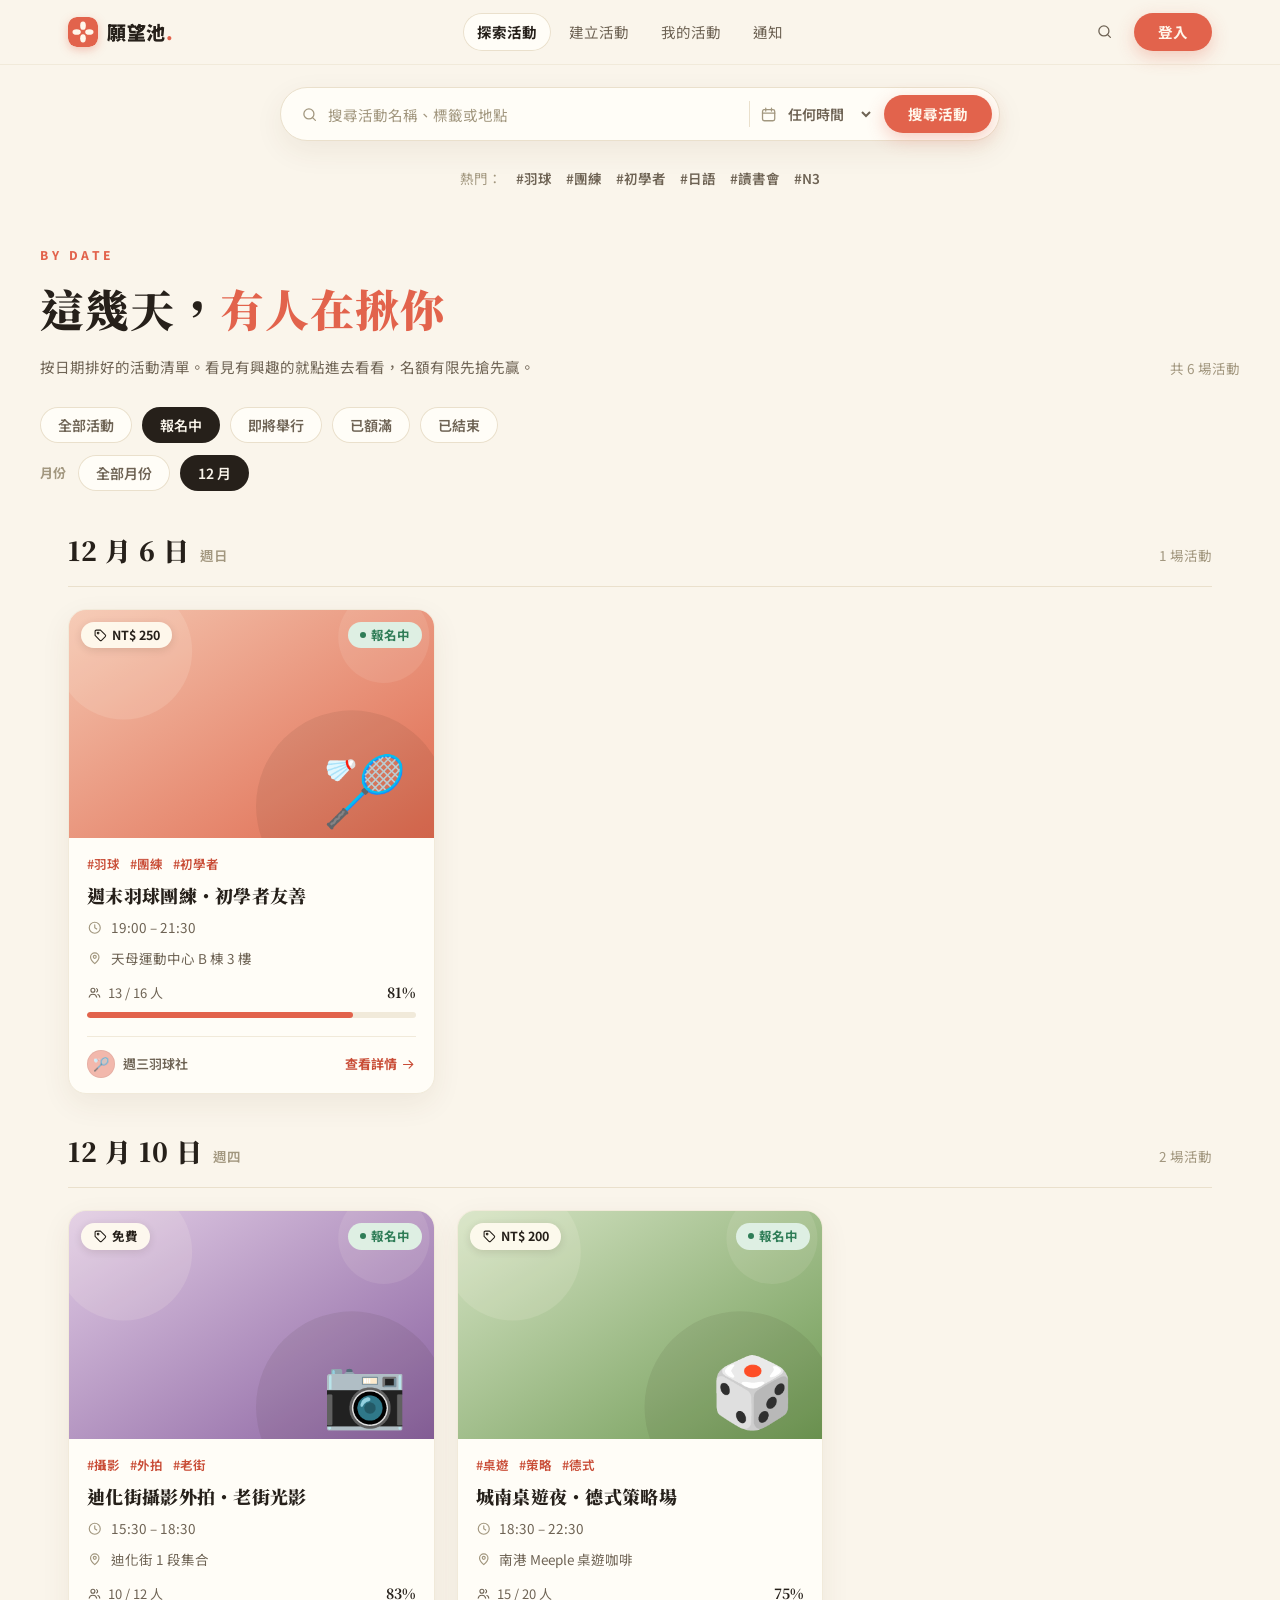
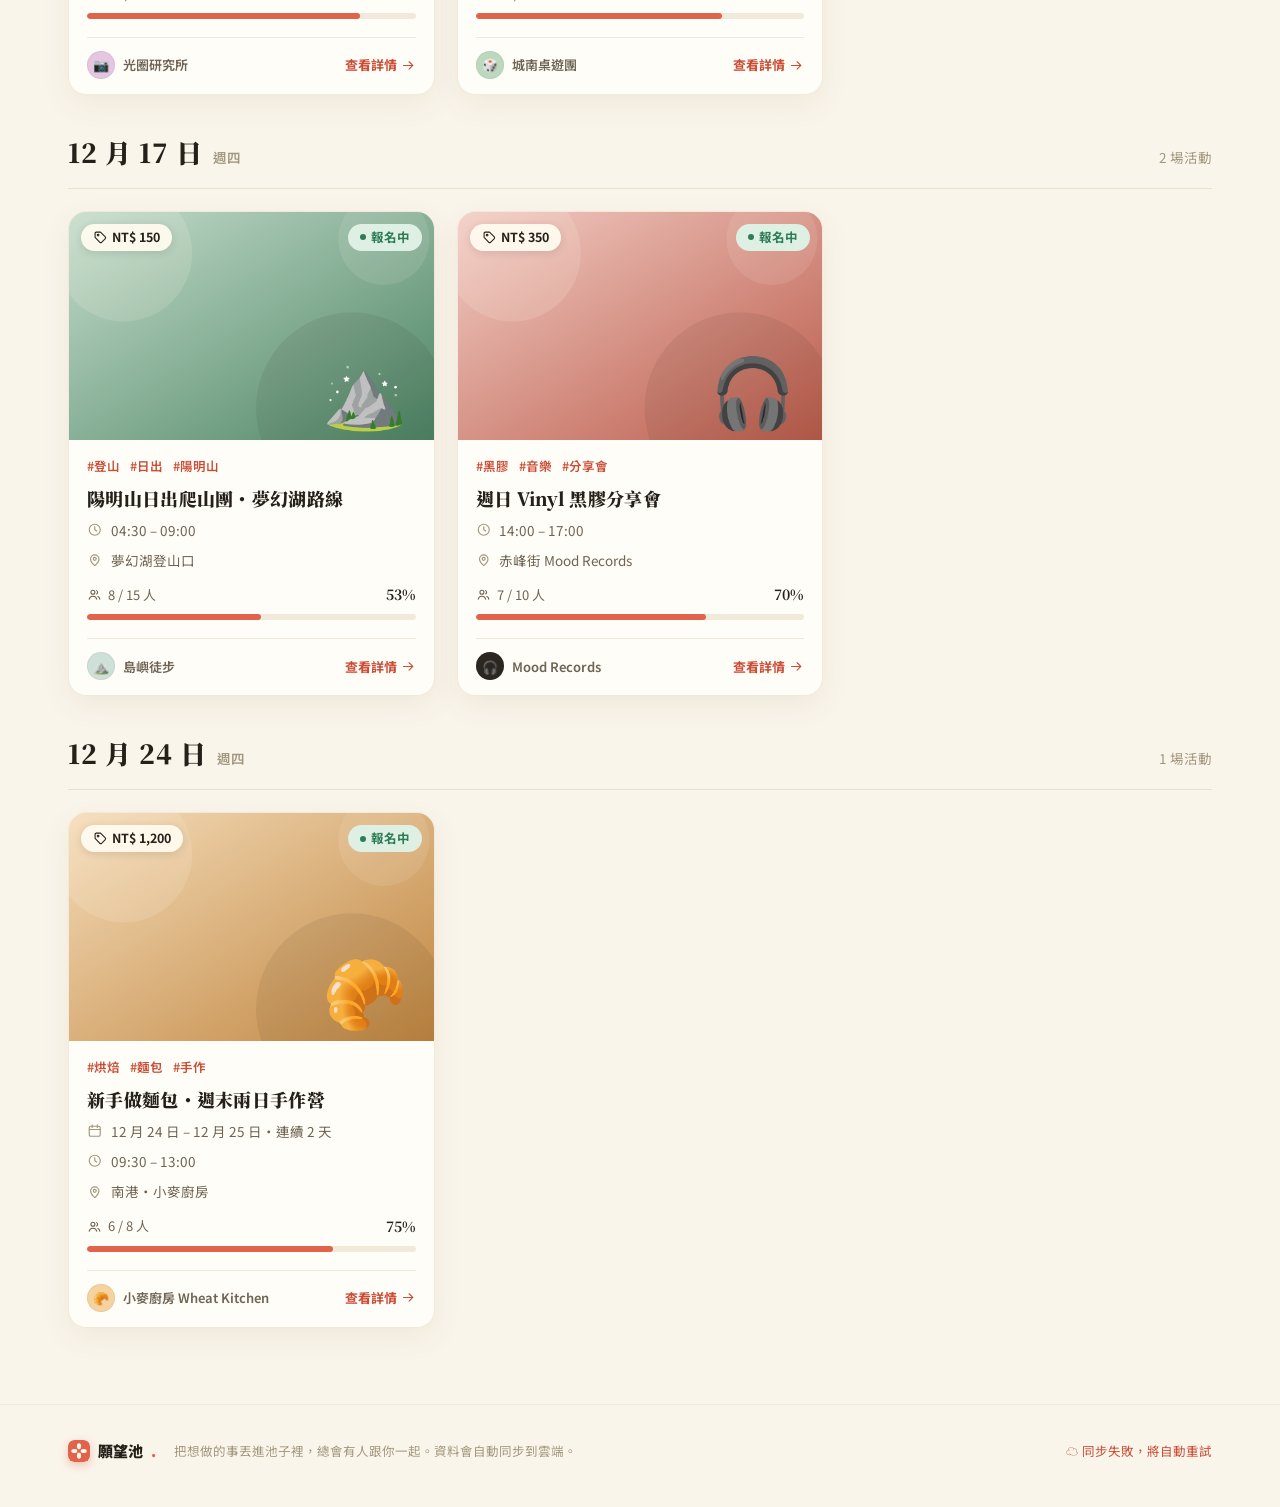
<file: index.html>
<!DOCTYPE html>
<html lang="zh-Hant">
<head>
<meta charset="UTF-8">
<meta name="viewport" content="width=device-width, initial-scale=1">
<title>願望池・探索活動</title>
<meta name="description" content="願望池活動報名平台——瀏覽、報名、揪團一次搞定">
<link rel="icon" href="data:image/svg+xml,%3Csvg xmlns='http://www.w3.org/2000/svg' viewBox='0 0 36 36'%3E%3Crect width='36' height='36' rx='10' fill='%23E2634C'/%3E%3Cg fill='%23FFF6EA'%3E%3Cellipse cx='18' cy='10.4' rx='3.4' ry='5'/%3E%3Cellipse cx='18' cy='25.6' rx='3.4' ry='5'/%3E%3Cellipse cx='10.4' cy='18' rx='5' ry='3.4'/%3E%3Cellipse cx='25.6' cy='18' rx='5' ry='3.4'/%3E%3Ccircle cx='18' cy='18' r='2.4' fill='%23E2634C'/%3E%3C/g%3E%3C/svg%3E">
<link rel="preconnect" href="https://fonts.googleapis.com">
<link rel="preconnect" href="https://fonts.gstatic.com" crossorigin>
<link href="https://fonts.googleapis.com/css2?family=Noto+Sans+TC:wght@400;500;600;700;900&family=Noto+Serif+TC:wght@600;700;900&display=swap" rel="stylesheet">
<link rel="stylesheet" href="css/style.css">
</head>
<body>

<header id="site-head" class="site-head"></header>

<main>
  <section class="search-zone container" id="search">
    <div class="searchbar">
      <div class="s-input" id="s-kw-wrap"><span class="s-ic"></span>
        <input id="s-kw" type="search" placeholder="搜尋活動名稱、標籤或地點" autocomplete="off">
      </div>
      <div class="s-div"></div>
      <div class="s-when"><span class="s-cal"></span>
        <select id="s-when" aria-label="時間篩選">
          <option value="">任何時間</option>
          <option value="today">今天</option>
          <option value="7d">未來 7 天</option>
          <option value="30d">未來 30 天</option>
          <option value="pick">選擇日期…</option>
        </select>
        <input id="s-date" type="date" hidden aria-label="選擇日期">
      </div>
      <button class="btn btn-primary btn-round" id="s-go">搜尋活動</button>
    </div>
    <div class="hot-tags" id="hot-tags"></div>
  </section>

  <section class="hero-head container">
    <span class="eyebrow">By Date</span>
    <h1>這幾天，<em>有人在揪你</em></h1>
    <div class="hero-row">
      <p class="hero-sub">按日期排好的活動清單。看見有興趣的就點進去看看，名額有限先搶先贏。</p>
      <span class="hero-count" id="result-count"></span>
    </div>
  </section>

  <section class="filter-zone container">
    <div class="chip-row" id="status-chips"></div>
    <div class="chip-row month-row" id="month-chips" role="group" aria-label="查詢月份"></div>
  </section>

  <section class="container" id="event-groups"></section>
</main>

<footer id="site-foot" class="site-foot"></footer>

<script src="js/store.js"></script>
<script src="js/app.js"></script>
<script src="js/index.js"></script>
</body>
</html>
</file>
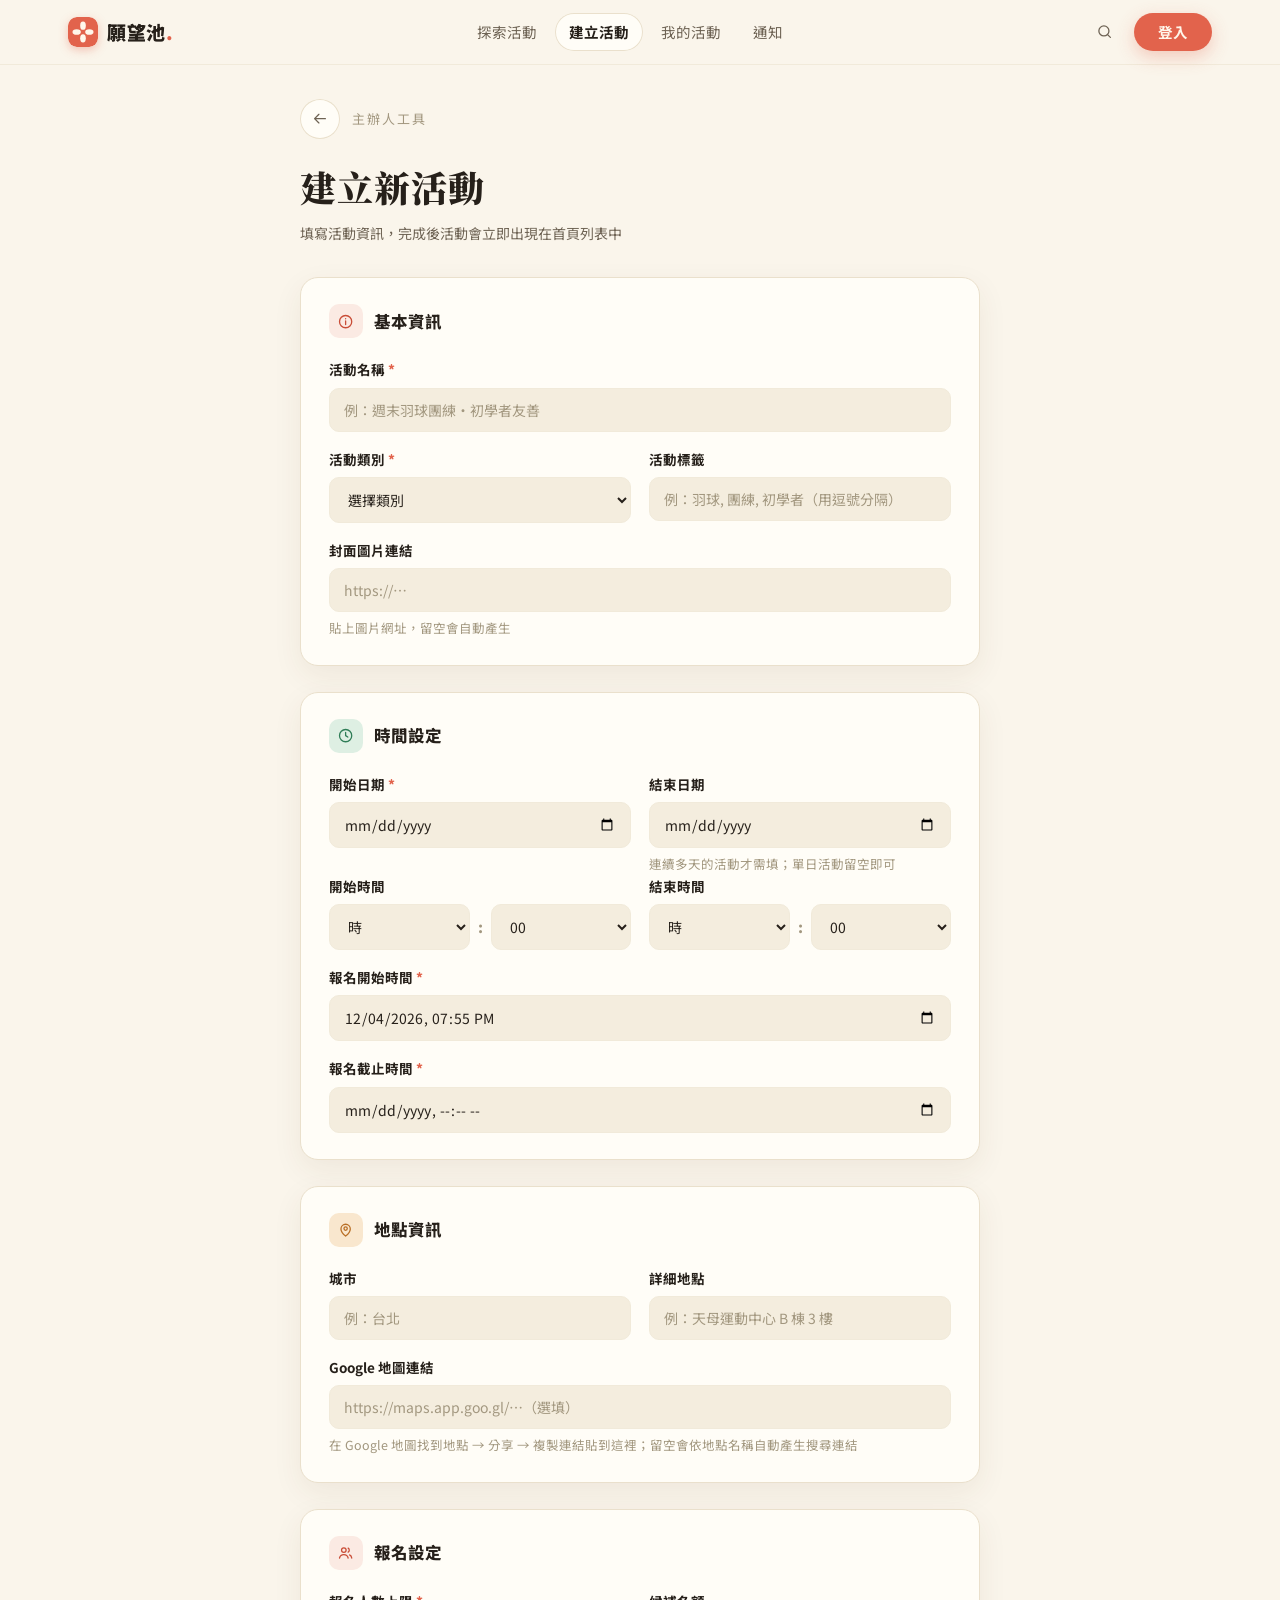
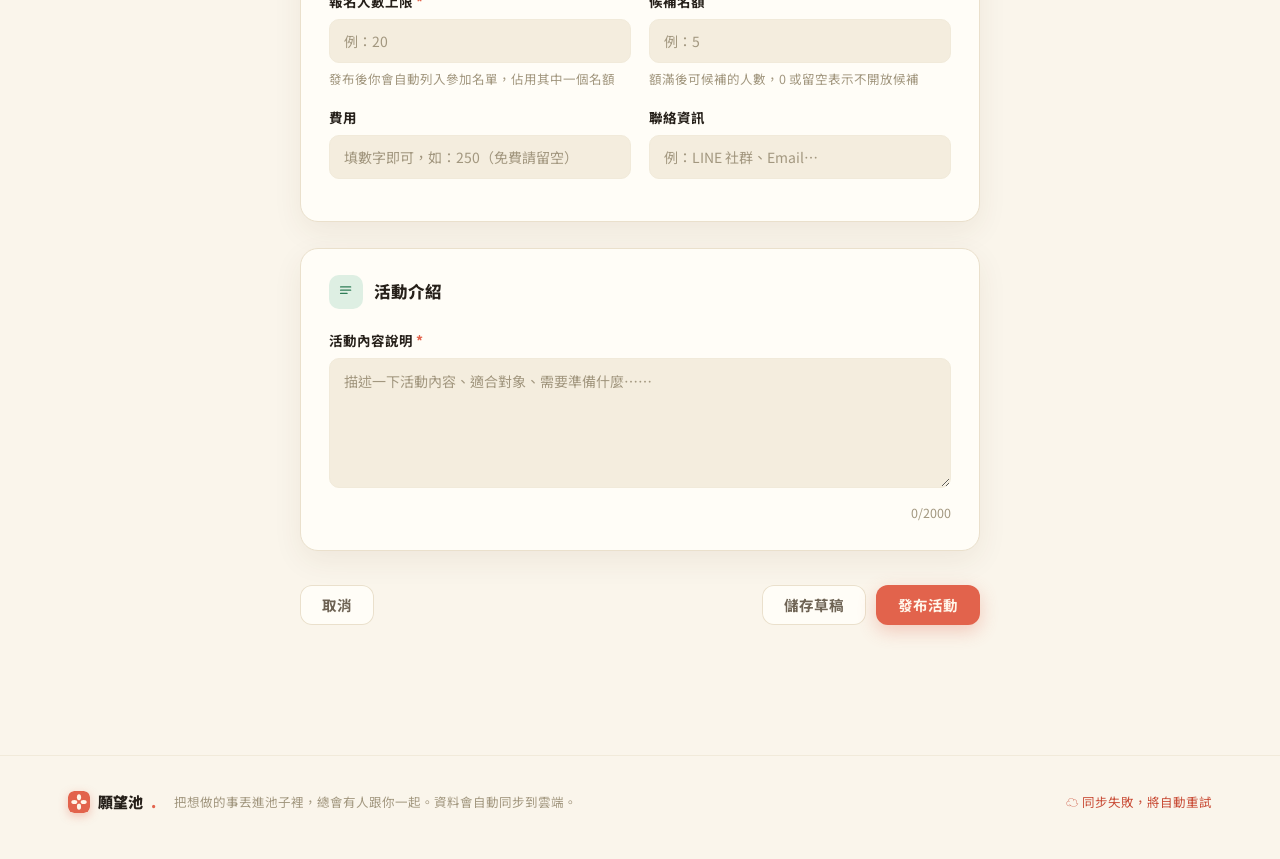
<file: create.html>
<!DOCTYPE html>
<html lang="zh-Hant">
<head>
<meta charset="UTF-8">
<meta name="viewport" content="width=device-width, initial-scale=1">
<title>願望池・建立活動</title>
<meta name="description" content="願望池活動報名平台——建立與編輯你的活動">
<link rel="icon" href="data:image/svg+xml,%3Csvg xmlns='http://www.w3.org/2000/svg' viewBox='0 0 36 36'%3E%3Crect width='36' height='36' rx='10' fill='%23E2634C'/%3E%3Cg fill='%23FFF6EA'%3E%3Cellipse cx='18' cy='10.4' rx='3.4' ry='5'/%3E%3Cellipse cx='18' cy='25.6' rx='3.4' ry='5'/%3E%3Cellipse cx='10.4' cy='18' rx='5' ry='3.4'/%3E%3Cellipse cx='25.6' cy='18' rx='5' ry='3.4'/%3E%3Ccircle cx='18' cy='18' r='2.4' fill='%23E2634C'/%3E%3C/g%3E%3C/svg%3E">
<link rel="preconnect" href="https://fonts.googleapis.com">
<link rel="preconnect" href="https://fonts.gstatic.com" crossorigin>
<link href="https://fonts.googleapis.com/css2?family=Noto+Sans+TC:wght@400;500;600;700;900&family=Noto+Serif+TC:wght@600;700;900&display=swap" rel="stylesheet">
<link rel="stylesheet" href="css/style.css">
<style>
/* ===== 建立／編輯活動 頁面專屬樣式 ===== */
.page-head-col { max-width: 680px; margin: 0 auto; }
#ev-form select { cursor: pointer; }
.desc-foot { display: flex; justify-content: flex-end; margin-top: 8px; }
.form-col .empty {
  margin-top: 26px; padding: 70px 20px;
  background: var(--card); border: 1px solid var(--line);
  border-radius: var(--radius); box-shadow: var(--shadow);
}
/* 時間選單：時 : 分 */
.time-select { display: flex; align-items: center; gap: 8px; }
.time-select select { flex: 1 1 0; min-width: 0; }
.time-select .tp-colon { color: var(--ink-3); font-weight: 800; }
</style>
</head>
<body>

<header id="site-head" class="site-head"></header>

<main>
  <section class="page-head container">
    <div class="page-head-col">
      <div class="back-row">
        <button class="back-circle" id="back-btn" type="button" aria-label="返回上一頁"></button>
        <span class="crumb">主辦人工具</span>
      </div>
      <h1 id="page-title">建立新活動</h1>
      <p class="sub" id="page-sub">填寫活動資訊，完成後活動會立即出現在首頁列表中</p>
    </div>
  </section>

  <section class="container">
    <div class="form-col" id="form-wrap">
      <form id="ev-form" novalidate>

        <!-- 基本資訊 -->
        <section class="form-card">
          <div class="form-head"><span class="fc-ic fc-red" id="ic-basic"></span><h2>基本資訊</h2></div>
          <div class="field">
            <label for="f-title">活動名稱 <b class="req">*</b></label>
            <input id="f-title" name="title" maxlength="60" placeholder="例：週末羽球團練・初學者友善" autocomplete="off">
            <span class="err"></span>
          </div>
          <div class="grid2">
            <div class="field">
              <label for="f-category">活動類別 <b class="req">*</b></label>
              <select id="f-category" name="category">
                <option value="">選擇類別</option>
                <option>運動健身</option>
                <option>學習成長</option>
                <option>桌遊娛樂</option>
                <option>戶外踏青</option>
                <option>藝文攝影</option>
                <option>音樂表演</option>
                <option>手作烘焙</option>
                <option>科技交流</option>
                <option>美食聚會</option>
                <option>其他</option>
              </select>
              <span class="err"></span>
            </div>
            <div class="field">
              <label for="f-tags">活動標籤</label>
              <input id="f-tags" name="tags" placeholder="例：羽球, 團練, 初學者（用逗號分隔）" autocomplete="off">
            </div>
          </div>
          <div class="field">
            <label for="f-cover">封面圖片連結</label>
            <input id="f-cover" name="cover" type="url" placeholder="https://…" autocomplete="off">
            <p class="hint">貼上圖片網址，留空會自動產生</p>
          </div>
        </section>

        <!-- 時間設定 -->
        <section class="form-card">
          <div class="form-head"><span class="fc-ic fc-green" id="ic-time"></span><h2>時間設定</h2></div>
          <div class="grid2">
            <div class="field">
              <label for="f-date">開始日期 <b class="req">*</b></label>
              <input id="f-date" name="date" type="date">
              <span class="err"></span>
            </div>
            <div class="field">
              <label for="f-dateEnd">結束日期</label>
              <input id="f-dateEnd" name="dateEnd" type="date">
              <p class="hint">連續多天的活動才需填；單日活動留空即可</p>
              <span class="err"></span>
            </div>
          </div>
          <div class="grid2">
            <div class="field">
              <label for="f-start-h">開始時間</label>
              <div class="time-select" data-time="start">
                <select class="tp-h" id="f-start-h" aria-label="開始時間・小時"></select>
                <span class="tp-colon">:</span>
                <select class="tp-m" aria-label="開始時間・分鐘"></select>
              </div>
              <input id="f-start" name="start" type="hidden">
              <span class="err"></span>
            </div>
            <div class="field">
              <label for="f-end-h">結束時間</label>
              <div class="time-select" data-time="end">
                <select class="tp-h" id="f-end-h" aria-label="結束時間・小時"></select>
                <span class="tp-colon">:</span>
                <select class="tp-m" aria-label="結束時間・分鐘"></select>
              </div>
              <input id="f-end" name="end" type="hidden">
              <span class="err"></span>
            </div>
          </div>
          <div class="field">
            <label for="f-regStart">報名開始時間 <b class="req">*</b></label>
            <input id="f-regStart" name="regStart" type="datetime-local">
            <span class="err"></span>
          </div>
          <div class="field">
            <label for="f-regEnd">報名截止時間 <b class="req">*</b></label>
            <input id="f-regEnd" name="regEnd" type="datetime-local">
            <span class="err"></span>
          </div>
        </section>

        <!-- 地點資訊 -->
        <section class="form-card">
          <div class="form-head"><span class="fc-ic fc-orange" id="ic-place"></span><h2>地點資訊</h2></div>
          <div class="grid2">
            <div class="field">
              <label for="f-city">城市</label>
              <input id="f-city" name="city" maxlength="20" placeholder="例：台北" autocomplete="off">
              <span class="err"></span>
            </div>
            <div class="field">
              <label for="f-venue">詳細地點</label>
              <input id="f-venue" name="venue" maxlength="60" placeholder="例：天母運動中心 B 棟 3 樓" autocomplete="off">
              <span class="err"></span>
            </div>
          </div>
          <div class="field">
            <label for="f-mapUrl">Google 地圖連結</label>
            <input id="f-mapUrl" name="mapUrl" type="url" maxlength="300" placeholder="https://maps.app.goo.gl/…（選填）" autocomplete="off">
            <p class="hint">在 Google 地圖找到地點 → 分享 → 複製連結貼到這裡；留空會依地點名稱自動產生搜尋連結</p>
            <span class="err"></span>
          </div>
        </section>

        <!-- 報名設定 -->
        <section class="form-card">
          <div class="form-head"><span class="fc-ic fc-red" id="ic-reg"></span><h2>報名設定</h2></div>
          <div class="grid2">
            <div class="field">
              <label for="f-capacity">報名人數上限 <b class="req">*</b></label>
              <input id="f-capacity" name="capacity" type="number" min="1" step="1" placeholder="例：20">
              <p class="hint">發布後你會自動列入參加名單，佔用其中一個名額</p>
              <span class="err"></span>
            </div>
            <div class="field">
              <label for="f-waitlistCap">候補名額</label>
              <input id="f-waitlistCap" name="waitlistCap" type="number" min="0" step="1" placeholder="例：5">
              <p class="hint">額滿後可候補的人數，0 或留空表示不開放候補</p>
            </div>
          </div>
          <div class="grid2">
            <div class="field">
              <label for="f-fee">費用</label>
              <input id="f-fee" name="fee" type="number" min="0" placeholder="填數字即可，如：250（免費請留空）">
            </div>
            <div class="field">
              <label for="f-contact">聯絡資訊</label>
              <input id="f-contact" name="contact" maxlength="60" placeholder="例：LINE 社群、Email…" autocomplete="off">
            </div>
          </div>
        </section>

        <!-- 活動介紹 -->
        <section class="form-card">
          <div class="form-head"><span class="fc-ic fc-green" id="ic-desc"></span><h2>活動介紹</h2></div>
          <div class="field">
            <label for="f-desc">活動內容說明 <b class="req">*</b></label>
            <textarea id="f-desc" name="desc" maxlength="2000" placeholder="描述一下活動內容、適合對象、需要準備什麼……"></textarea>
            <span class="err"></span>
            <div class="desc-foot"><span class="char-count" id="desc-count">0/2000</span></div>
          </div>
        </section>

        <!-- 頁尾動作 -->
        <div class="form-footer">
          <button class="btn btn-light" type="button" id="cancel-btn">取消</button>
          <div class="right">
            <button class="btn btn-light" type="button" id="draft-btn">儲存草稿</button>
            <button class="btn btn-primary" type="submit" id="publish-btn">發布活動</button>
          </div>
        </div>

      </form>
    </div>
  </section>
</main>

<footer id="site-foot" class="site-foot"></footer>

<script src="js/store.js"></script>
<script src="js/app.js"></script>
<script src="js/create.js"></script>
</body>
</html>
</file>
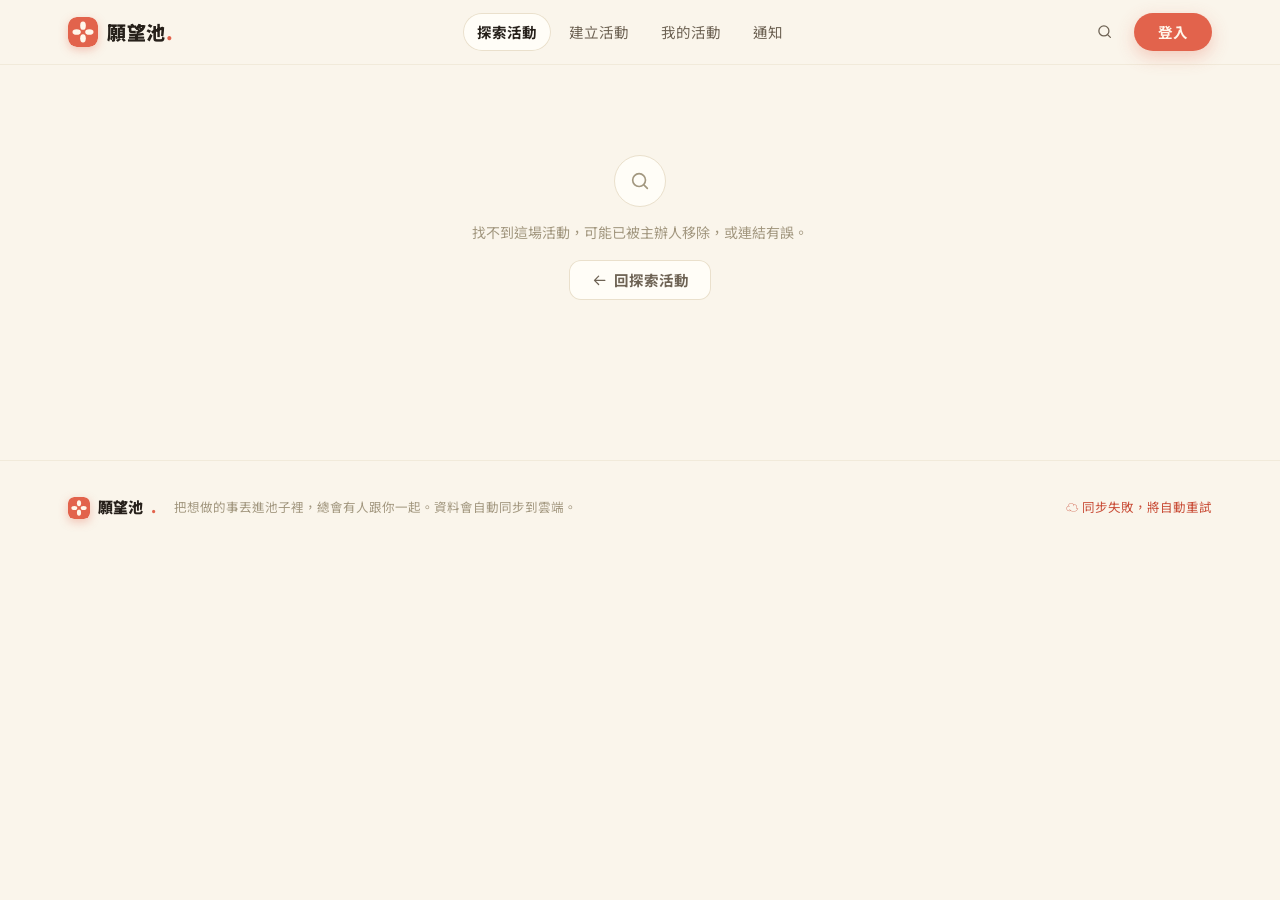
<file: event.html>
<!DOCTYPE html>
<html lang="zh-Hant">
<head>
<meta charset="UTF-8">
<meta name="viewport" content="width=device-width, initial-scale=1">
<title>願望池・活動詳情</title>
<meta name="description" content="願望池活動報名平台——活動詳情、報名與留言討論">
<link rel="icon" href="data:image/svg+xml,%3Csvg xmlns='http://www.w3.org/2000/svg' viewBox='0 0 36 36'%3E%3Crect width='36' height='36' rx='10' fill='%23E2634C'/%3E%3Cg fill='%23FFF6EA'%3E%3Cellipse cx='18' cy='10.4' rx='3.4' ry='5'/%3E%3Cellipse cx='18' cy='25.6' rx='3.4' ry='5'/%3E%3Cellipse cx='10.4' cy='18' rx='5' ry='3.4'/%3E%3Cellipse cx='25.6' cy='18' rx='5' ry='3.4'/%3E%3Ccircle cx='18' cy='18' r='2.4' fill='%23E2634C'/%3E%3C/g%3E%3C/svg%3E">
<link rel="preconnect" href="https://fonts.googleapis.com">
<link rel="preconnect" href="https://fonts.gstatic.com" crossorigin>
<link href="https://fonts.googleapis.com/css2?family=Noto+Sans+TC:wght@400;500;600;700;900&family=Noto+Serif+TC:wght@600;700;900&display=swap" rel="stylesheet">
<link rel="stylesheet" href="css/style.css">
<style>
/* ===== 活動詳情頁專屬樣式 ===== */
.user-menu[hidden] { display: none; }
.ev-notfound { padding: 90px 20px; }

/* 草稿提示列 */
.draft-bar { background: var(--orange-soft); color: var(--orange); border-bottom: 1px solid var(--line-soft); }
.draft-bar .in {
  display: flex; align-items: center; gap: 10px;
  padding-top: 10px; padding-bottom: 10px;
  font-size: 13.5px; font-weight: 600; flex-wrap: wrap;
}
.draft-bar .ic { flex: none; }
.draft-bar .btn { margin-left: auto; }
.ev-hero .status.s-draft { background: rgba(255, 251, 240, .92); color: var(--ink); box-shadow: none; }

/* 內文與須知寬度比照報名卡 */
#ev-page .rich-text, #ev-page .notice-box { max-width: 700px; }

/* 已取消提示 */
.cancel-note {
  display: flex; gap: 11px; align-items: flex-start;
  background: var(--red-soft); color: var(--red-deep);
  border-radius: var(--radius-sm); padding: 14px 18px;
}
.cancel-note .ic { margin-top: 3px; flex: none; }
.cancel-note b { display: block; font-size: 15px; }
.cancel-note p { font-size: 13px; font-weight: 400; margin-top: 1px; }

/* 留言表單（登入狀態） */
.cm-as { display: flex; align-items: center; gap: 9px; margin-bottom: 10px; font-size: 14px; }
.cm-as b { font-weight: 700; }
.cm-as span { color: var(--ink-3); font-size: 12.5px; }

/* 行內編輯留言 */
.cm-editing textarea {
  width: 100%; background: var(--bg-soft); border: 1px solid var(--line-soft);
  border-radius: 10px; padding: 10px 14px; outline: none; resize: vertical;
  min-height: 74px; font-size: 14px; margin-top: 4px; transition: .15s;
}
.cm-editing textarea:focus { border-color: var(--red); background: var(--card); }
.cm-edit-acts { display: flex; justify-content: flex-end; gap: 8px; margin-top: 8px; }
</style>
</head>
<body data-reload-on-auth="1">

<header id="site-head" class="site-head"></header>

<main id="ev-page"></main>

<footer id="site-foot" class="site-foot"></footer>

<script src="js/store.js"></script>
<script src="js/app.js"></script>
<script src="js/event.js"></script>
</body>
</html>
</file>
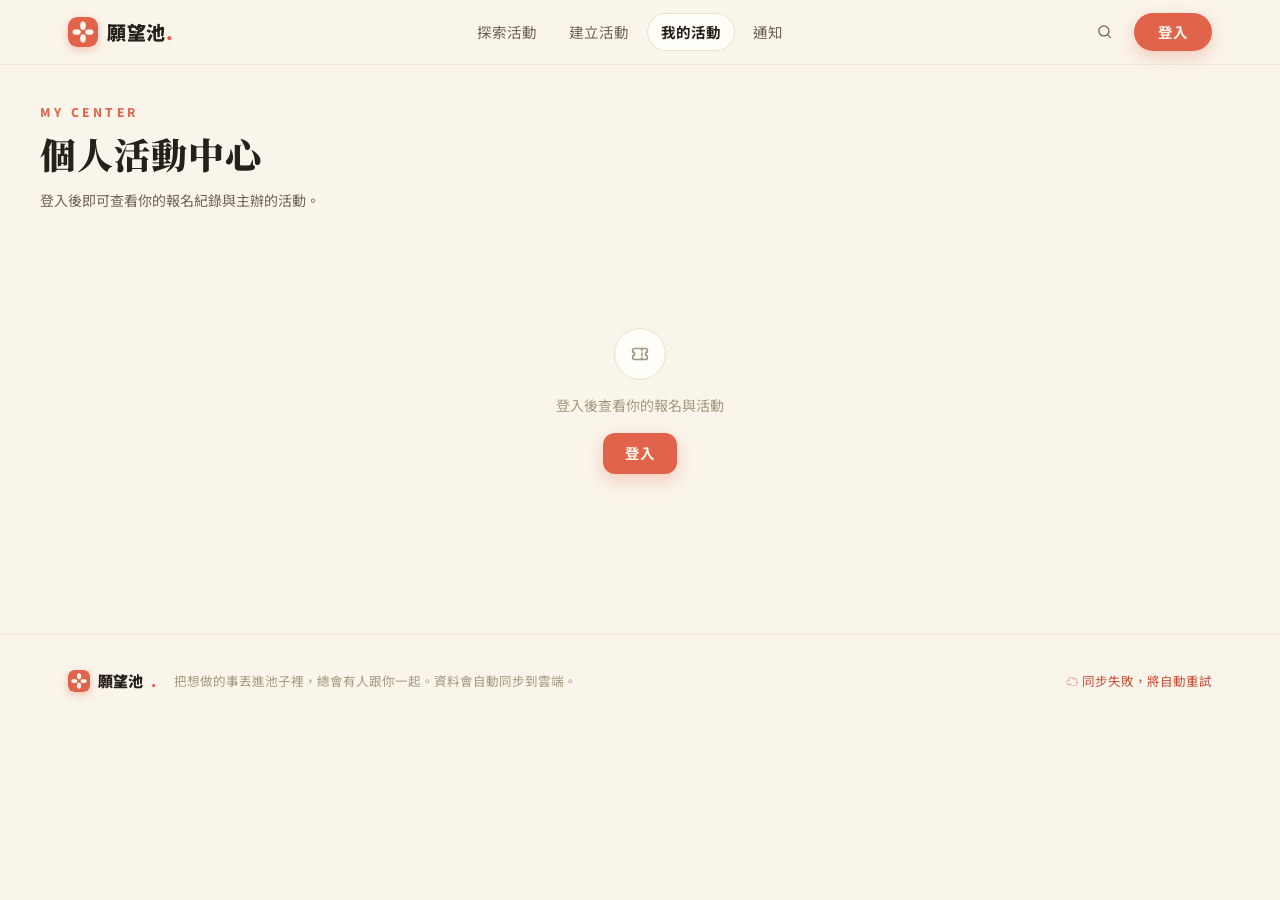
<file: my.html>
<!DOCTYPE html>
<html lang="zh-Hant">
<head>
<meta charset="UTF-8">
<meta name="viewport" content="width=device-width, initial-scale=1">
<title>願望池・個人活動中心</title>
<meta name="description" content="願望池活動報名平台——查看你的報名紀錄與主辦的活動">
<link rel="icon" href="data:image/svg+xml,%3Csvg xmlns='http://www.w3.org/2000/svg' viewBox='0 0 36 36'%3E%3Crect width='36' height='36' rx='10' fill='%23E2634C'/%3E%3Cg fill='%23FFF6EA'%3E%3Cellipse cx='18' cy='10.4' rx='3.4' ry='5'/%3E%3Cellipse cx='18' cy='25.6' rx='3.4' ry='5'/%3E%3Cellipse cx='10.4' cy='18' rx='5' ry='3.4'/%3E%3Cellipse cx='25.6' cy='18' rx='5' ry='3.4'/%3E%3Ccircle cx='18' cy='18' r='2.4' fill='%23E2634C'/%3E%3C/g%3E%3C/svg%3E">
<link rel="preconnect" href="https://fonts.googleapis.com">
<link rel="preconnect" href="https://fonts.gstatic.com" crossorigin>
<link href="https://fonts.googleapis.com/css2?family=Noto+Sans+TC:wght@400;500;600;700;900&family=Noto+Serif+TC:wght@600;700;900&display=swap" rel="stylesheet">
<link rel="stylesheet" href="css/style.css">
<style>
/* ===== 個人活動中心（頁面專屬樣式） ===== */
.user-menu[hidden] { display: none; } /* 確保 hidden 屬性優先於 .user-menu 的 display:flex */
.center-zone { padding: 20px 0 30px; }
.stat-strip[hidden], .center-tabs[hidden] { display: none; }
.center-toolbar {
  display: flex; align-items: center; justify-content: space-between;
  gap: 10px 14px; flex-wrap: wrap; max-width: 860px; margin-bottom: 18px;
}
.sub-chips { display: flex; flex-wrap: wrap; gap: 8px; }
.sub-chips .chip { padding: 6px 14px; font-size: 13px; }
.toolbar-note { color: var(--ink-3); font-size: 13px; flex: none; }
.mreg-item .thumb-wrap { flex: none; display: block; border-radius: 12px; overflow: hidden; }
.mreg-item.is-dim { opacity: .68; transition: opacity .15s; }
.mreg-item.is-dim:hover { opacity: 1; }
.mreg-side .status { white-space: nowrap; }
.mreg-side .status.r-pill.s-cancelled { text-decoration: none; }
.guest-empty { padding: 90px 20px 60px; }
@media (max-width: 720px) {
  .mreg-item .thumb-wrap { width: 100%; }
  .center-toolbar .btn { margin-left: auto; }
}
</style>
</head>
<body data-reload-on-auth="1">

<header id="site-head" class="site-head"></header>

<main>
  <section class="page-head container">
    <span class="eyebrow">My Center</span>
    <h1>個人活動中心</h1>
    <p class="sub" id="head-sub">登入後即可查看你的報名紀錄與主辦的活動。</p>
  </section>

  <section class="container center-zone">
    <div class="stat-strip" id="stat-strip" hidden></div>
    <div class="center-tabs" id="center-tabs" hidden></div>
    <div id="center-body"></div>
  </section>
</main>

<footer id="site-foot" class="site-foot"></footer>

<script src="js/store.js"></script>
<script src="js/app.js"></script>
<script src="js/my.js"></script>
</body>
</html>
</file>
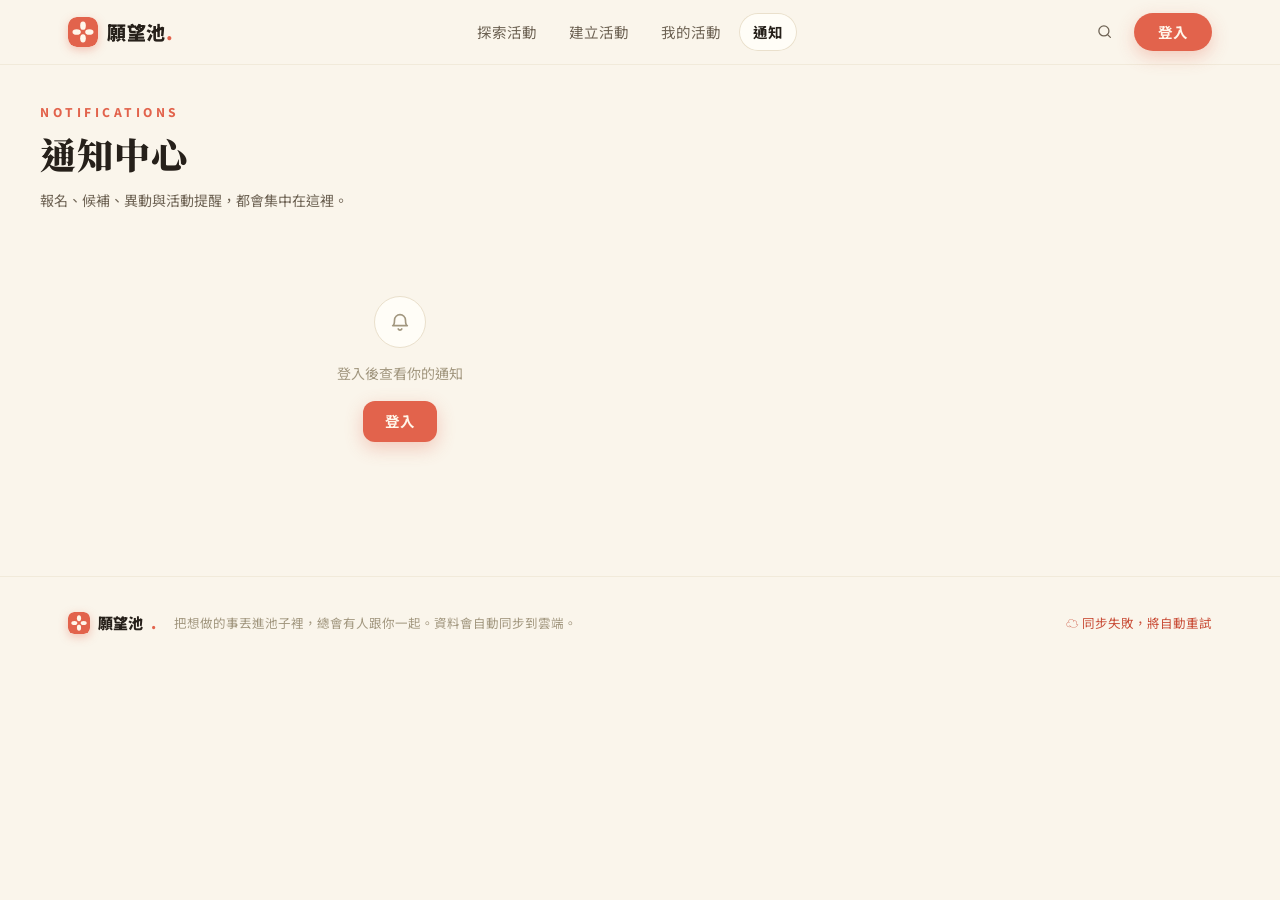
<file: notify.html>
<!DOCTYPE html>
<html lang="zh-Hant">
<head>
<meta charset="UTF-8">
<meta name="viewport" content="width=device-width, initial-scale=1">
<title>願望池・通知中心</title>
<meta name="description" content="願望池活動報名平台——報名、候補、異動與活動提醒都集中在這裡">
<link rel="icon" href="data:image/svg+xml,%3Csvg xmlns='http://www.w3.org/2000/svg' viewBox='0 0 36 36'%3E%3Crect width='36' height='36' rx='10' fill='%23E2634C'/%3E%3Cg fill='%23FFF6EA'%3E%3Cellipse cx='18' cy='10.4' rx='3.4' ry='5'/%3E%3Cellipse cx='18' cy='25.6' rx='3.4' ry='5'/%3E%3Cellipse cx='10.4' cy='18' rx='5' ry='3.4'/%3E%3Cellipse cx='25.6' cy='18' rx='5' ry='3.4'/%3E%3Ccircle cx='18' cy='18' r='2.4' fill='%23E2634C'/%3E%3C/g%3E%3C/svg%3E">
<link rel="preconnect" href="https://fonts.googleapis.com">
<link rel="preconnect" href="https://fonts.gstatic.com" crossorigin>
<link href="https://fonts.googleapis.com/css2?family=Noto+Sans+TC:wght@400;500;600;700;900&family=Noto+Serif+TC:wght@600;700;900&display=swap" rel="stylesheet">
<link rel="stylesheet" href="css/style.css">
<style>
/* ============ 通知中心（頁面專屬） ============ */
.nh-row {
  display: flex; align-items: flex-end; justify-content: space-between;
  gap: 14px 20px; flex-wrap: wrap; max-width: 720px;
}
.notify-zone { padding: 24px 0 10px; }
#mark-all[hidden] { display: none; }
.user-menu[hidden] { display: none; } /* 補強：hidden 不被 .user-menu 的 display 蓋掉 */
.notif-go { color: var(--ink-3); align-self: center; flex: none; transition: .15s; }
.notif-item:hover .notif-go { color: var(--red-deep); }
.set-group {
  font-size: 12px; font-weight: 800; letter-spacing: 2.5px;
  color: var(--ink-3); margin: 22px 0 2px;
}
.form-head + .set-group { margin-top: 0; }
.set-note {
  display: flex; align-items: flex-start; gap: 7px;
  margin-top: 14px; font-size: 12.5px; color: var(--ink-3);
}
.set-note .ic { margin-top: 2px; }

/* --- 分區：進行中 / 已結束（收合） --- */
.notif-live { display: flex; flex-direction: column; gap: 12px; }
.notif-group {
  font-size: 12px; font-weight: 800; letter-spacing: 2.5px;
  color: var(--ink-3); margin: 2px 0 -2px;
}
.notif-none { font-size: 13.5px; color: var(--ink-3); padding: 2px 0 4px; }

.past-block { margin-top: 4px; }
.past-bar {
  width: 100%; display: flex; align-items: center; gap: 10px;
  padding: 13px 16px; font: inherit; text-align: left; cursor: pointer;
  background: var(--bg-soft); color: var(--ink-2);
  border: 1px dashed var(--line); border-radius: var(--radius-sm); transition: .15s;
}
.past-bar:hover { border-color: var(--ink-3); color: var(--ink); }
.past-chev { display: inline-flex; flex: none; color: var(--ink-3); transition: transform .18s; }
.past-bar[aria-expanded="true"] .past-chev { transform: rotate(90deg); }
.past-lab { font-size: 14px; font-weight: 700; }
.past-count { margin-left: auto; font-size: 12.5px; color: var(--ink-3); }
.past-unread {
  flex: none; font-size: 12px; font-weight: 700; padding: 2px 9px; border-radius: 999px;
  background: var(--red-soft); color: var(--red-deep);
}
.past-list { display: flex; flex-direction: column; gap: 8px; margin-top: 10px; }
.past-list[hidden] { display: none; }
.past-more { align-self: flex-start; margin-top: 2px; }

/* 已結束通知：淡化、單行摘要 */
.notif-item.is-past { padding: 11px 14px; align-items: center; background: transparent; opacity: .82; }
.notif-item.is-past:hover { opacity: 1; }
.notif-item.is-past .notif-ic { width: 30px; height: 30px; }
.notif-item.is-past .notif-ic .ic { width: 17px; height: 17px; }
.notif-item.is-past .notif-main { display: flex; align-items: center; flex-wrap: wrap; gap: 2px 10px; }
.notif-item.is-past .notif-main h4 { font-size: 13.5px; font-weight: 600; flex: none; }
.notif-item.is-past .notif-main p {
  flex: 1 1 180px; min-width: 0; margin-top: 0; font-size: 13px;
  white-space: nowrap; overflow: hidden; text-overflow: ellipsis;
}
.notif-item.is-past .notif-main time { flex: none; margin-top: 0; }
@media (max-width: 560px) {
  .past-count { margin-left: 0; }
  .past-lab { flex: 1; }
}
</style>
</head>
<body data-reload-on-auth="1">

<header id="site-head" class="site-head"></header>

<main>
  <section class="page-head container">
    <span class="eyebrow">Notifications</span>
    <div class="nh-row">
      <div>
        <h1>通知中心</h1>
        <p class="sub" id="notif-sub"></p>
      </div>
      <button class="btn btn-light" id="mark-all" hidden></button>
    </div>
  </section>

  <section class="notify-zone container">
    <div class="notif-list" id="notif-list"></div>
    <div id="settings-host"></div>
  </section>
</main>

<footer id="site-foot" class="site-foot"></footer>

<script src="js/store.js"></script>
<script src="js/app.js"></script>
<script src="js/notify.js"></script>
</body>
</html>
</file>
<file: css/style.css>
/* ============================================================
   願望池 — 設計系統
   奶油暖底 + 珊瑚紅主色，標題襯線、內文黑體
   ============================================================ */

:root {
  --bg: #FAF5EB;
  --bg-soft: #F4EDDE;
  --card: #FFFDF7;
  --ink: #26201A;
  --ink-2: #6E6354;
  --ink-3: #A2977F;
  --line: #EAE0CC;
  --line-soft: #F1EADA;

  --red: #E2634C;
  --red-deep: #C94D37;
  --red-soft: #FBEAE3;
  --red-soft-2: #F6DDD3;

  --green: #2F7D57;
  --green-soft: #DEEFE3;
  --orange: #B96F26;
  --orange-soft: #F9E7CE;
  --orange-bar: #E9A34C;
  --blue: #40688C;
  --blue-soft: #E0EAF1;

  --serif: "Noto Serif TC", "PMingLiU", "Songti TC", serif;
  --sans: "Noto Sans TC", "Microsoft JhengHei", "PingFang TC", system-ui, sans-serif;

  --radius: 18px;
  --radius-sm: 12px;
  --shadow: 0 10px 30px rgba(88, 62, 34, .07);
  --shadow-lg: 0 24px 60px rgba(88, 62, 34, .16);
}

* { margin: 0; padding: 0; box-sizing: border-box; }
[hidden] { display: none !important; }
html { scroll-behavior: smooth; }
body {
  font-family: var(--sans);
  background: var(--bg);
  color: var(--ink);
  line-height: 1.65;
  font-size: 15px;
  -webkit-font-smoothing: antialiased;
}
body.no-scroll { overflow: hidden; }
img { max-width: 100%; display: block; }
a { color: inherit; text-decoration: none; }
button { font-family: inherit; font-size: inherit; cursor: pointer; border: 0; background: none; color: inherit; }
input, select, textarea { font-family: inherit; font-size: inherit; color: inherit; }
::selection { background: var(--red-soft-2); }

.container { max-width: 1200px; margin: 0 auto; padding: 0 28px; }
.serif { font-family: var(--serif); }
.ic { width: 1.15em; height: 1.15em; flex: none; vertical-align: -0.22em; }

:focus-visible { outline: 2px solid var(--red); outline-offset: 2px; border-radius: 4px; }

/* ============ 頁首 ============ */
.site-head {
  position: sticky; top: 0; z-index: 50;
  background: rgba(250, 245, 235, .92);
  backdrop-filter: blur(10px);
  border-bottom: 1px solid var(--line-soft);
}
.head-in { display: flex; align-items: center; gap: 28px; height: 64px; }
.brand { display: flex; align-items: center; gap: 9px; font-weight: 900; font-size: 19px; letter-spacing: .5px; }
.logo-mark { width: 30px; height: 30px; border-radius: 9px; box-shadow: 0 3px 10px rgba(226, 99, 76, .35); }
.brand-name i { color: var(--red); font-style: normal; }
.main-nav { display: flex; gap: 4px; margin: 0 auto; }
.main-nav a {
  position: relative; padding: 7px 14px; border-radius: 999px;
  color: var(--ink-2); font-size: 14.5px; transition: .15s;
}
.main-nav a:hover { color: var(--ink); background: var(--bg-soft); }
.main-nav a.active { color: var(--ink); font-weight: 700; background: #FFFDF7; box-shadow: inset 0 0 0 1px var(--line); }
.nav-badge {
  position: absolute; top: 1px; right: 3px; font-style: normal;
  background: var(--red); color: #fff; font-size: 10px; font-weight: 700;
  min-width: 16px; height: 16px; line-height: 16px; text-align: center;
  border-radius: 999px; padding: 0 4px;
}
.head-actions { display: flex; align-items: center; gap: 10px; }
.icon-btn {
  display: inline-flex; align-items: center; justify-content: center;
  width: 38px; height: 38px; border-radius: 999px; color: var(--ink-2); transition: .15s;
}
.icon-btn:hover { background: var(--bg-soft); color: var(--ink); }
.user-chip {
  display: inline-flex; align-items: center; gap: 8px;
  padding: 5px 14px 5px 6px; border-radius: 999px;
  background: #FFFDF7; box-shadow: inset 0 0 0 1px var(--line);
  font-weight: 700; font-size: 14px; transition: .15s;
}
.user-chip:hover { box-shadow: inset 0 0 0 1px var(--ink-3); }
.admin-tag {
  font-style: normal; font-size: 11px; font-weight: 700;
  color: var(--blue); background: var(--blue-soft);
  border-radius: 999px; padding: 1px 8px;
}
.comment-head .who .is-adm { color: var(--blue); background: var(--blue-soft); }
.user-menu {
  position: absolute; right: 28px; top: 60px; z-index: 60;
  background: var(--card); border: 1px solid var(--line); border-radius: 14px;
  box-shadow: var(--shadow-lg); padding: 6px; min-width: 190px;
  display: flex; flex-direction: column;
}
.user-menu a, .user-menu button {
  display: flex; align-items: center; gap: 9px; padding: 9px 12px;
  border-radius: 9px; font-size: 14px; color: var(--ink-2); text-align: left;
}
.user-menu a:hover, .user-menu button:hover { background: var(--bg-soft); color: var(--ink); }

/* ============ 按鈕 ============ */
.btn {
  display: inline-flex; align-items: center; justify-content: center; gap: 7px;
  padding: 10px 22px; border-radius: var(--radius-sm);
  font-weight: 700; font-size: 14.5px; line-height: 1.4;
  transition: .15s; white-space: nowrap;
}
.btn-primary { background: var(--red); color: #FFF6EA; box-shadow: 0 6px 18px rgba(226, 99, 76, .3); }
.btn-primary:hover { background: var(--red-deep); transform: translateY(-1px); }
.btn-light { background: #FFFDF7; box-shadow: inset 0 0 0 1px var(--line); color: var(--ink-2); }
.btn-light:hover { color: var(--ink); box-shadow: inset 0 0 0 1px var(--ink-3); }
.btn-ghost { color: var(--ink-2); }
.btn-ghost:hover { color: var(--ink); background: var(--bg-soft); }
.btn-danger { background: #FBEAE3; color: var(--red-deep); box-shadow: inset 0 0 0 1px var(--red-soft-2); }
.btn-danger:hover { background: var(--red); color: #fff; }
.btn-round { border-radius: 999px; padding: 9px 24px; }
.btn-block { width: 100%; }
.btn-lg { padding: 14px 28px; font-size: 16px; }
.btn-sm { padding: 6px 14px; font-size: 13px; border-radius: 10px; }
.btn[disabled] { opacity: .45; pointer-events: none; }

/* ============ Pill／標籤／狀態 ============ */
.pill {
  display: inline-flex; align-items: center; gap: 5px;
  padding: 4px 12px; border-radius: 999px;
  font-size: 12.5px; font-weight: 700; line-height: 1.5;
}
.pill-price { background: rgba(255, 251, 240, .94); color: var(--ink); box-shadow: 0 2px 8px rgba(40, 25, 10, .12); }
.pill .dot { width: 6px; height: 6px; border-radius: 99px; background: currentColor; }
.status.s-open { background: var(--green-soft); color: var(--green); }
.status.s-full { background: var(--orange-soft); color: var(--orange); }
.status.s-upcoming { background: var(--blue-soft); color: var(--blue); }
.status.s-closed { background: var(--line-soft); color: var(--ink-2); }
.status.s-ongoing { background: var(--red-soft); color: var(--red-deep); }
.status.s-ended { background: var(--line-soft); color: var(--ink-3); }
.status.s-cancelled { background: var(--red-soft); color: var(--red-deep); text-decoration: line-through; }
.status.s-draft { background: transparent; color: var(--ink-2); box-shadow: inset 0 0 0 1.5px var(--line); }

.tag { color: var(--red-deep); font-size: 12.5px; font-weight: 600; }
.tag-row { display: flex; flex-wrap: wrap; gap: 4px 10px; }

.chip {
  display: inline-flex; align-items: center; gap: 6px;
  padding: 8px 18px; border-radius: 999px; font-size: 14px; font-weight: 600;
  background: #FFFDF7; box-shadow: inset 0 0 0 1px var(--line); color: var(--ink-2);
  transition: .15s;
}
.chip:hover { color: var(--ink); box-shadow: inset 0 0 0 1px var(--ink-3); }
.chip.active { background: var(--ink); color: var(--bg); box-shadow: none; }
.chip-row { display: flex; flex-wrap: wrap; gap: 10px; }

/* 查詢月份列 */
.month-row { align-items: center; }
.month-row::before { content: '月份'; font-size: 13px; font-weight: 700; color: var(--ink-3); margin-right: 2px; }

/* ============ 搜尋列 ============ */
.search-zone { padding: 22px 0 6px; }
.searchbar {
  display: flex; align-items: center; gap: 6px;
  max-width: 720px; margin: 0 auto;
  background: #FFFDF7; border: 1px solid var(--line);
  border-radius: 999px; padding: 7px 7px 7px 20px;
  box-shadow: var(--shadow);
}
.s-input { display: flex; align-items: center; gap: 10px; flex: 1; min-width: 0; color: var(--ink-3); }
.s-input input {
  flex: 1; min-width: 0; border: 0; background: none; outline: none;
  font-size: 14.5px; color: var(--ink); padding: 6px 0;
}
.s-input input::placeholder { color: var(--ink-3); }
.s-div { width: 1px; height: 26px; background: var(--line); flex: none; }
.s-when { display: flex; align-items: center; gap: 7px; color: var(--ink-3); padding: 0 4px; }
.s-when select, .s-when input[type="date"] {
  border: 0; background: none; outline: none; font-size: 14px;
  color: var(--ink-2); font-weight: 600; cursor: pointer; max-width: 130px;
}
.hot-tags {
  display: flex; align-items: center; justify-content: center; flex-wrap: wrap;
  gap: 8px 14px; margin-top: 26px; font-size: 13.5px; color: var(--ink-3);
}
.hot-tags button { color: var(--ink-2); font-weight: 600; font-size: 13.5px; transition: .15s; }
.hot-tags button:hover { color: var(--red-deep); }

/* ============ 首頁標題區 ============ */
.hero-head { padding: 46px 0 10px; }
.eyebrow {
  color: var(--red); font-size: 12px; font-weight: 800;
  letter-spacing: 3.5px; text-transform: uppercase;
}
.hero-head h1 {
  font-family: var(--serif); font-size: clamp(30px, 4.4vw, 44px);
  font-weight: 900; letter-spacing: 1px; margin: 6px 0 10px;
}
.hero-head h1 em { font-style: normal; color: var(--red); }
.hero-row { display: flex; align-items: flex-end; justify-content: space-between; gap: 20px; flex-wrap: wrap; }
.hero-sub { color: var(--ink-2); font-size: 14.5px; }
.hero-count { color: var(--ink-3); font-size: 13.5px; flex: none; }
.filter-zone { padding: 18px 0 8px; display: flex; flex-direction: column; gap: 12px; }

/* ============ 日期群組 ============ */
.date-group { padding: 30px 0 6px; }
.date-head {
  display: flex; align-items: baseline; justify-content: space-between;
  gap: 14px; padding-bottom: 14px; border-bottom: 1px solid var(--line);
  margin-bottom: 22px;
}
.date-head h2 { font-family: var(--serif); font-size: 26px; font-weight: 900; letter-spacing: 1px; }
.date-head h2 span { font-family: var(--sans); font-size: 13.5px; color: var(--ink-3); font-weight: 600; margin-left: 10px; letter-spacing: 0; }
.date-head h2 span.is-today { color: var(--red-deep); }
.date-head .count { color: var(--ink-3); font-size: 13.5px; }
.egrid { display: grid; grid-template-columns: repeat(auto-fill, minmax(295px, 1fr)); gap: 22px; }

/* ============ 活動卡片 ============ */
.ecard {
  background: var(--card); border: 1px solid var(--line-soft);
  border-radius: var(--radius); overflow: hidden;
  box-shadow: var(--shadow); transition: .2s;
  display: flex; flex-direction: column;
}
.ecard:hover { transform: translateY(-3px); box-shadow: var(--shadow-lg); }
.ecard.is-dim { opacity: .68; }
.ecard.is-dim:hover { opacity: 1; }
.ecard-media { position: relative; display: block; aspect-ratio: 16 / 10; overflow: hidden; background: var(--bg-soft); }
.ecard-media img { width: 100%; height: 100%; object-fit: cover; transition: transform .35s; }
.ecard:hover .ecard-media img { transform: scale(1.04); }
.ecard-media .pill { position: absolute; top: 12px; }
.ecard-media .pill-price { left: 12px; }
.ecard-media .status { right: 12px; }
.ecard-body { padding: 16px 18px 15px; display: flex; flex-direction: column; gap: 8px; flex: 1; }
.ecard-title { font-family: var(--serif); font-size: 18px; font-weight: 900; line-height: 1.45; letter-spacing: .3px; }
.ecard-title a:hover { color: var(--red-deep); }
.meta-row { display: flex; align-items: center; gap: 8px; color: var(--ink-2); font-size: 13.5px; }
.meta-row .ic { color: var(--ink-3); }
.meta-row span { overflow: hidden; text-overflow: ellipsis; white-space: nowrap; }
.cap-row { display: flex; align-items: center; justify-content: space-between; margin-top: 4px; font-size: 13px; color: var(--ink-2); }
.cap-num { display: inline-flex; align-items: center; gap: 6px; }
.cap-num em { font-style: normal; color: var(--orange); font-weight: 700; }
.cap-row .pct { font-family: var(--serif); font-size: 14px; color: var(--ink); }
.bar { height: 6px; border-radius: 99px; background: var(--line-soft); overflow: hidden; }
.bar i { display: block; height: 100%; border-radius: 99px; background: var(--red); transition: width .4s; }
.bar i.is-full { background: var(--orange-bar); }
.ecard-foot {
  display: flex; align-items: center; justify-content: space-between;
  margin-top: 10px; padding-top: 13px; border-top: 1px solid var(--line-soft);
}
.ecard-foot .org { display: inline-flex; align-items: center; gap: 8px; min-width: 0; }
.org-name { font-size: 13px; font-weight: 600; color: var(--ink-2); overflow: hidden; text-overflow: ellipsis; white-space: nowrap; }
.more { color: var(--red-deep); font-size: 13px; font-weight: 700; display: inline-flex; align-items: center; gap: 4px; flex: none; }
.more:hover { gap: 7px; }
.more .ic { transition: .15s; }

/* 已結束活動的日期分組分隔線 */
.past-divider {
  display: flex; align-items: center; gap: 16px;
  margin: 46px 0 -10px; color: var(--ink-3);
  font-size: 12.5px; font-weight: 800; letter-spacing: 3px;
}
.past-divider::before, .past-divider::after {
  content: ""; height: 1px; background: var(--line); flex: 1;
}

/* 已結束／已取消活動的報名進度卡減灰 */
.reg-card.is-past .bar i { background: var(--ink-3); }
.reg-card.is-past .reg-pct b { color: var(--ink-2); }

/* ============ 頭像 ============ */
.avatar {
  display: inline-flex; align-items: center; justify-content: center;
  width: 34px; height: 34px; border-radius: 999px; flex: none;
  font-size: 16px; font-weight: 800; color: var(--ink);
  box-shadow: inset 0 0 0 1px rgba(0, 0, 0, .05);
}
.avatar.sm { width: 28px; height: 28px; font-size: 13px; }
.avatar.lg { width: 46px; height: 46px; font-size: 21px; }
.avatar.has-face { background: transparent; overflow: hidden; padding: 0; }
.avatar.has-face .face-svg { width: 100%; height: 100%; display: block; }

/* ===== 動物大頭照挑選 ===== */
.opt-tag { font-size: 11px; font-weight: 600; color: var(--ink-3); background: var(--bg-soft); padding: 2px 8px; border-radius: 999px; margin-left: 4px; }
.ava-grid { display: grid; grid-template-columns: repeat(5, 1fr); gap: 14px 6px; margin-top: 8px; }
.ava-grid.compact { grid-template-columns: repeat(5, 1fr); gap: 10px 4px; }
.ava-opt {
  display: flex; flex-direction: column; align-items: center; gap: 6px;
  background: none; border: 0; cursor: pointer; padding: 6px 2px; border-radius: 12px;
  transition: background .12s;
}
.ava-opt:hover { background: var(--bg-soft); }
.ava-opt .avatar { width: 54px; height: 54px; transition: transform .12s, box-shadow .12s; }
.ava-grid.compact .avatar { width: 42px; height: 42px; }
.ava-opt:hover .avatar { transform: translateY(-2px) scale(1.05); }
.ava-opt.sel .avatar { box-shadow: 0 0 0 3px var(--red); }
.ava-opt i { font-size: 12px; font-style: normal; color: var(--ink-2); }
.ava-opt.sel i { color: var(--red); font-weight: 700; }
@media (max-width: 420px) { .ava-grid, .ava-grid.compact { grid-template-columns: repeat(4, 1fr); } }

/* ===== 個人中心：資料卡 ===== */
.profile-card {
  display: flex; align-items: center; gap: 14px;
  background: var(--card); border: 1px solid var(--line);
  border-radius: var(--radius); padding: 14px 18px; margin-bottom: 18px;
  max-width: 860px; box-shadow: var(--shadow);
}
.profile-card .pc-ava .avatar.lg { width: 52px; height: 52px; }
.profile-card .pc-main { display: flex; flex-direction: column; line-height: 1.35; margin-right: auto; }
.profile-card .pc-main b { font-size: 16px; color: var(--ink); }
.profile-card .pc-main span { font-size: 13px; color: var(--ink-3); }
.profile-card .btn-sm { display: inline-flex; align-items: center; gap: 5px; }
.profile-card .btn-sm .ic { width: 15px; height: 15px; }

/* ============ 活動詳情頁 ============ */
.ev-hero { position: relative; min-height: 420px; display: flex; align-items: flex-end; overflow: hidden; background: #201812; }
.ev-hero img { position: absolute; inset: 0; width: 100%; height: 100%; object-fit: cover; }
.ev-hero::after {
  content: ""; position: absolute; inset: 0;
  background: linear-gradient(to top, rgba(24, 15, 8, .78) 0%, rgba(24, 15, 8, .25) 45%, rgba(24, 15, 8, .12) 100%);
}
.ev-hero-in { position: relative; z-index: 2; width: 100%; padding: 34px 0; color: #FFF6EA; }
.ev-badges { display: flex; flex-wrap: wrap; gap: 8px; margin-bottom: 14px; }
.ev-badges .pill-cat { background: rgba(255, 251, 240, .92); color: var(--ink); }
.ev-title {
  font-family: var(--serif); font-size: clamp(28px, 4.5vw, 46px);
  font-weight: 900; letter-spacing: 1.5px; line-height: 1.3;
  text-shadow: 0 2px 24px rgba(0, 0, 0, .35);
}
.ev-hero .tag-row { margin-top: 14px; }
.ev-hero .tag {
  color: #FFF6EA; background: rgba(255, 246, 234, .16);
  padding: 3px 11px; border-radius: 999px; backdrop-filter: blur(4px);
  font-size: 12.5px;
}

.infobar { background: var(--card); border-bottom: 1px solid var(--line-soft); }
.infobar-in { display: flex; flex-wrap: wrap; gap: 26px 44px; padding: 22px 0; }
.info-item { display: flex; align-items: center; gap: 12px; min-width: 0; }
.info-ic {
  width: 40px; height: 40px; border-radius: 12px; flex: none;
  display: inline-flex; align-items: center; justify-content: center;
  background: var(--bg-soft); color: var(--ink-2);
}
.info-item .lab { font-size: 11.5px; color: var(--ink-3); letter-spacing: 2px; }
.info-item .val { font-size: 14.5px; font-weight: 700; }
.map-link {
  display: inline-flex; align-items: center; gap: 3px;
  color: var(--red-deep); font-size: 12.5px; font-weight: 700;
  background: var(--red-soft); border-radius: 999px;
  padding: 2px 10px; margin-left: 6px; vertical-align: 1px;
  white-space: nowrap; transition: .15s;
}
.map-link:hover { background: var(--red-soft-2); }
.map-link .ic { width: .95em; height: .95em; }

.band { padding: 44px 0; }
.band.alt { background: var(--bg-soft); }
.band-narrow { max-width: 780px; }
.sec-title { font-family: var(--serif); font-size: 24px; font-weight: 900; letter-spacing: 1px; margin-bottom: 6px; }
.sec-sub { color: var(--ink-3); font-size: 13.5px; margin-bottom: 20px; }
.rich-text { color: var(--ink-2); font-size: 15px; white-space: pre-line; margin: 16px 0 6px; }

.notice-box {
  margin-top: 22px; padding: 18px 22px;
  background: var(--card); border: 1px solid var(--line);
  border-radius: var(--radius-sm);
}
.notice-box h4 {
  display: flex; align-items: center; gap: 7px;
  font-size: 13.5px; color: var(--ink-2); font-weight: 700; margin-bottom: 10px;
}
.notice-box ul { list-style: none; }
.notice-box li {
  position: relative; padding-left: 16px; color: var(--ink-2);
  font-size: 13.5px; margin: 5px 0;
}
.notice-box li::before {
  content: ""; position: absolute; left: 2px; top: .62em;
  width: 5px; height: 5px; border-radius: 99px; background: var(--ink-3);
}

.reg-card {
  background: var(--card); border: 1px solid var(--line);
  border-radius: var(--radius); padding: 26px 28px;
  box-shadow: var(--shadow); max-width: 700px;
}
.reg-top { display: flex; align-items: flex-end; justify-content: space-between; gap: 16px; margin-bottom: 14px; }
.reg-top .lab { font-size: 13px; color: var(--ink-2); }
.reg-count { font-family: var(--serif); font-size: 34px; font-weight: 900; line-height: 1.1; }
.reg-count small { font-size: 20px; color: var(--ink-3); font-weight: 700; }
.reg-pct { text-align: right; }
.reg-pct b { font-family: var(--serif); font-size: 26px; color: var(--red-deep); display: block; line-height: 1.2; }
.reg-pct span { font-size: 12px; color: var(--ink-3); }
.reg-card .bar { height: 8px; margin-bottom: 20px; }
.reg-note { font-size: 13px; color: var(--ink-3); margin-top: 12px; display: flex; align-items: center; gap: 6px; }
.wait-chip { color: var(--orange); font-weight: 700; }

.my-reg-box {
  display: flex; align-items: center; justify-content: space-between; flex-wrap: wrap; gap: 12px;
  background: var(--green-soft); border-radius: var(--radius-sm);
  padding: 14px 18px; margin-bottom: 18px; color: var(--green);
}
.my-reg-box.is-wait { background: var(--orange-soft); color: var(--orange); }
.my-reg-box .st { display: flex; align-items: center; gap: 8px; font-weight: 700; font-size: 14.5px; }
.my-reg-box .acts { display: flex; gap: 8px; }

/* 參加名單（所有人可見） */
.att-card {
  background: var(--card); border: 1px solid var(--line);
  border-radius: var(--radius); padding: 22px 26px;
  box-shadow: var(--shadow); max-width: 700px; margin-top: 18px;
}
.att-group + .att-group { margin-top: 18px; padding-top: 16px; border-top: 1px solid var(--line-soft); }
.att-lab {
  display: flex; align-items: center; gap: 7px;
  font-size: 13.5px; font-weight: 700; color: var(--ink-2); margin-bottom: 12px;
}
.att-lab b { color: var(--ink-3); font-size: 12.5px; font-weight: 600; }
.att-wrap { display: flex; flex-wrap: wrap; gap: 8px; }
.att-chip {
  display: inline-flex; align-items: center; gap: 7px;
  background: var(--bg-soft); border-radius: 999px;
  padding: 4px 12px 4px 4px; font-size: 13px; font-weight: 600; color: var(--ink-2);
}
.att-chip .avatar.sm { width: 24px; height: 24px; font-size: 11px; }
.att-chip.is-me { box-shadow: inset 0 0 0 1.5px var(--red); background: var(--red-soft); color: var(--red-deep); }
.att-me {
  font-style: normal; font-size: 10.5px; font-weight: 700;
  background: var(--red); color: #FFF6EA; padding: 1px 7px; border-radius: 999px;
}
.att-pos { font-style: normal; font-size: 11.5px; color: var(--orange); font-weight: 700; }
.att-org {
  font-style: normal; font-size: 10.5px; font-weight: 700;
  color: var(--red-deep); background: var(--red-soft);
  padding: 1px 7px; border-radius: 999px;
}
.att-empty { color: var(--ink-3); font-size: 13.5px; }
.att-note { margin-top: 14px; font-size: 12px; color: var(--ink-3); }

/* 主辦人工具面板 */
.owner-panel {
  background: var(--card); border: 1.5px dashed var(--red-soft-2);
  border-radius: var(--radius); padding: 24px 28px; margin-top: 26px;
}
.owner-head { display: flex; align-items: center; justify-content: space-between; flex-wrap: wrap; gap: 12px; margin-bottom: 16px; }
.owner-head h3 { font-family: var(--serif); font-size: 19px; font-weight: 900; display: flex; align-items: center; gap: 8px; }
.owner-acts { display: flex; flex-wrap: wrap; gap: 8px; }

.tabs { display: flex; gap: 4px; border-bottom: 1px solid var(--line); margin: 18px 0 0; }
.tabs button {
  padding: 9px 16px; font-size: 14px; font-weight: 600; color: var(--ink-3);
  border-bottom: 2px solid transparent; margin-bottom: -1px; transition: .15s;
}
.tabs button:hover { color: var(--ink); }
.tabs button.active { color: var(--red-deep); border-bottom-color: var(--red); font-weight: 700; }
.tabs button b { font-weight: 700; margin-left: 4px; font-size: 12.5px; color: var(--ink-3); }
.tabs button.active b { color: var(--red-deep); }

.roster { width: 100%; border-collapse: collapse; font-size: 13.5px; margin-top: 4px; }
.roster th {
  text-align: left; color: var(--ink-3); font-weight: 600; font-size: 12.5px;
  padding: 12px 10px 8px; border-bottom: 1px solid var(--line);
}
.roster td { padding: 11px 10px; border-bottom: 1px solid var(--line-soft); color: var(--ink-2); vertical-align: top; }
.roster td.name { color: var(--ink); font-weight: 700; }
.roster tr:last-child td { border-bottom: 0; }
.roster .muted { color: var(--ink-3); }
.roster-wrap { overflow-x: auto; }

/* ============ 留言 ============ */
.comment-form {
  background: var(--card); border: 1px solid var(--line);
  border-radius: var(--radius); padding: 20px 22px; max-width: 700px;
}
.comment-form input, .comment-form textarea {
  width: 100%; background: var(--bg-soft); border: 1px solid var(--line-soft);
  border-radius: 10px; padding: 10px 14px; outline: none; resize: vertical;
  transition: .15s; font-size: 14px;
}
.comment-form input:focus, .comment-form textarea:focus { border-color: var(--red); background: #FFFDF7; }
.comment-form input { margin-bottom: 10px; }
.comment-form textarea { min-height: 84px; }
.comment-foot { display: flex; align-items: center; justify-content: space-between; margin-top: 10px; }
.char-count { font-size: 12.5px; color: var(--ink-3); }
.comment-list { max-width: 700px; margin-top: 22px; display: flex; flex-direction: column; gap: 6px; }
.comment-item { display: flex; gap: 12px; padding: 14px 4px; border-bottom: 1px solid var(--line-soft); }
.comment-item:last-child { border-bottom: 0; }
.comment-main { flex: 1; min-width: 0; }
.comment-head { display: flex; align-items: baseline; gap: 10px; flex-wrap: wrap; }
.comment-head .who { font-weight: 700; font-size: 14px; }
.comment-head .who .is-org {
  font-size: 11px; color: var(--red-deep); background: var(--red-soft);
  border-radius: 99px; padding: 1px 8px; margin-left: 6px; font-weight: 700;
}
.comment-head time { font-size: 12px; color: var(--ink-3); }
.comment-text { color: var(--ink-2); font-size: 14px; margin-top: 3px; white-space: pre-line; overflow-wrap: break-word; }
.comment-acts { display: flex; gap: 2px; opacity: 0; transition: .15s; flex: none; }
.comment-item:hover .comment-acts { opacity: 1; }
.comment-acts button {
  width: 30px; height: 30px; border-radius: 8px; color: var(--ink-3);
  display: inline-flex; align-items: center; justify-content: center;
}
.comment-acts button:hover { background: var(--bg-soft); color: var(--ink); }
.comment-acts button.del:hover { color: var(--red-deep); background: var(--red-soft); }

/* ============ 空狀態 ============ */
.empty { text-align: center; padding: 54px 20px; color: var(--ink-3); }
.empty .empty-ic {
  width: 52px; height: 52px; margin: 0 auto 14px; border-radius: 999px;
  display: flex; align-items: center; justify-content: center;
  background: var(--card); border: 1px solid var(--line); color: var(--ink-3);
  font-size: 22px;
}
.empty .empty-ic .ic { width: 22px; height: 22px; }
.empty p { font-size: 14px; }
.empty .btn { margin-top: 16px; }

/* ============ 表單（建立活動） ============ */
.page-head { padding: 34px 0 6px; }
.back-row { display: flex; align-items: center; gap: 12px; margin-bottom: 18px; }
.back-circle {
  width: 40px; height: 40px; border-radius: 999px; flex: none;
  background: var(--card); box-shadow: inset 0 0 0 1px var(--line);
  display: inline-flex; align-items: center; justify-content: center;
  color: var(--ink-2); transition: .15s;
}
.back-circle:hover { color: var(--ink); box-shadow: inset 0 0 0 1px var(--ink-3); }
.back-row .crumb { font-size: 13px; color: var(--ink-3); letter-spacing: 2px; }
.page-head h1 { font-family: var(--serif); font-size: clamp(26px, 4vw, 36px); font-weight: 900; letter-spacing: 1px; }
.page-head .sub { color: var(--ink-2); font-size: 14px; margin-top: 6px; }

.form-col { max-width: 680px; margin: 0 auto; padding-bottom: 60px; }
.form-card {
  background: var(--card); border: 1px solid var(--line);
  border-radius: var(--radius); padding: 26px 28px; margin-top: 26px;
  box-shadow: var(--shadow);
}
.form-head { display: flex; align-items: center; gap: 11px; margin-bottom: 20px; }
.form-head h2 { font-size: 16.5px; font-weight: 800; }
.fc-ic {
  width: 34px; height: 34px; border-radius: 10px; flex: none;
  display: inline-flex; align-items: center; justify-content: center;
}
.fc-red { background: var(--red-soft); color: var(--red-deep); }
.fc-green { background: var(--green-soft); color: var(--green); }
.fc-orange { background: var(--orange-soft); color: var(--orange); }
.fc-blue { background: var(--blue-soft); color: var(--blue); }

.field { margin-bottom: 16px; }
.field:last-child { margin-bottom: 0; }
.field > label { display: block; font-size: 13.5px; font-weight: 700; margin-bottom: 7px; color: var(--ink); }
.req { color: var(--red); font-weight: 800; }
.field input, .field select, .field textarea {
  width: 100%; background: var(--bg-soft); border: 1px solid var(--line-soft);
  border-radius: 10px; padding: 11px 14px; outline: none; transition: .15s;
  font-size: 14px; color: var(--ink);
}
.field textarea { resize: vertical; min-height: 130px; line-height: 1.7; }
.field input:focus, .field select:focus, .field textarea:focus {
  border-color: var(--red); background: #FFFDF7; box-shadow: 0 0 0 3px var(--red-soft);
}
.field input::placeholder, .field textarea::placeholder { color: var(--ink-3); }
.field .hint { font-size: 12.5px; color: var(--ink-3); margin-top: 6px; }
/* 唯讀欄位（如修改報名時鎖定的暱稱或姓名） */
.field input[readonly] { background: var(--bg-soft); color: var(--ink-2); cursor: not-allowed; box-shadow: none; }
.field input[readonly]:focus { border-color: var(--line-soft); background: var(--bg-soft); box-shadow: none; }
.lock-hint { display: flex; align-items: center; gap: 5px; font-size: 12.5px; color: var(--ink-3); margin-top: 6px; }
.lock-hint svg { width: 14px; height: 14px; flex: none; }
.field.invalid input, .field.invalid select, .field.invalid textarea { border-color: var(--red); background: var(--red-soft); }
.field .err { display: none; font-size: 12.5px; color: var(--red-deep); margin-top: 6px; font-weight: 600; }
.field.invalid .err { display: block; }
.grid2 { display: grid; grid-template-columns: 1fr 1fr; gap: 0 18px; }

.form-footer { display: flex; align-items: center; justify-content: space-between; gap: 12px; margin-top: 34px; flex-wrap: wrap; }
.form-footer .right { display: flex; gap: 10px; margin-left: auto; }

/* ============ Modal ============ */
.overlay {
  position: fixed; inset: 0; z-index: 100;
  background: rgba(38, 26, 16, .45); backdrop-filter: blur(3px);
  display: flex; align-items: center; justify-content: center; padding: 22px;
  opacity: 0; transition: opacity .18s;
  overflow-y: auto;
}
.overlay.show { opacity: 1; }
.overlay.closing { opacity: 0; }
.modal-card {
  position: relative; width: 100%; max-width: 440px; margin: auto;
  background: var(--bg); border-radius: 20px; padding: 28px 28px 26px;
  box-shadow: var(--shadow-lg);
  transform: translateY(14px) scale(.98); transition: transform .18s;
}
.modal-card.wide { max-width: 560px; }
.overlay.show .modal-card { transform: none; }
.modal-title { font-family: var(--serif); font-size: 21px; font-weight: 900; letter-spacing: .5px; padding-right: 30px; }
.modal-sub { font-size: 13.5px; color: var(--ink-2); margin: 6px 0 4px; }
.modal-body { margin-top: 14px; }
.modal-x {
  position: absolute; top: 18px; right: 18px;
  width: 34px; height: 34px; border-radius: 999px; color: var(--ink-3);
  display: inline-flex; align-items: center; justify-content: center;
}
.modal-x:hover { background: var(--bg-soft); color: var(--ink); }
.modal-actions { display: flex; justify-content: flex-end; gap: 10px; margin-top: 20px; }
.confirm-text { color: var(--ink-2); font-size: 14.5px; }
.wait-note {
  display: flex; gap: 9px; align-items: flex-start;
  background: var(--orange-soft); color: var(--orange);
  font-size: 13.5px; border-radius: 10px; padding: 11px 14px; margin: 4px 0 14px;
}
.wait-note .ic { margin-top: 2px; }
.modal-card .field input, .modal-card .field textarea { background: #FFFDF7; border-color: var(--line); }
.modal-card .field input:focus, .modal-card .field textarea:focus { border-color: var(--red); }

.success-pop { text-align: center; padding: 10px 4px 4px; }
.success-ic {
  width: 62px; height: 62px; margin: 0 auto 16px; border-radius: 999px;
  background: var(--green-soft); color: var(--green);
  display: flex; align-items: center; justify-content: center;
}
.success-ic .ic { width: 30px; height: 30px; }
.success-ic.is-wait { background: var(--orange-soft); color: var(--orange); }
.success-pop h3 { font-family: var(--serif); font-size: 22px; font-weight: 900; margin-bottom: 8px; }
.success-pop p { color: var(--ink-2); font-size: 14px; margin-bottom: 20px; }

/* ============ Toast ============ */
.toast-wrap {
  position: fixed; bottom: 28px; left: 50%; transform: translateX(-50%);
  z-index: 200; display: flex; flex-direction: column; align-items: center; gap: 10px;
  pointer-events: none;
}
.toast {
  display: flex; align-items: center; gap: 9px;
  background: var(--ink); color: var(--bg);
  padding: 11px 20px; border-radius: 999px; font-size: 14px; font-weight: 600;
  box-shadow: var(--shadow-lg);
  opacity: 0; transform: translateY(12px); transition: .25s;
  max-width: min(90vw, 480px);
}
.toast.show { opacity: 1; transform: none; }
.toast.t-success .ic { color: #8FD6AE; }
.toast.t-warn .ic { color: #F3B562; }

/* ============ 通知頁 ============ */
.notif-list { max-width: 720px; display: flex; flex-direction: column; gap: 12px; }
.notif-item {
  display: flex; gap: 14px; align-items: flex-start;
  background: var(--card); border: 1px solid var(--line-soft);
  border-radius: var(--radius-sm); padding: 16px 18px; cursor: pointer; transition: .15s;
}
.notif-item:hover { border-color: var(--line); box-shadow: var(--shadow); }
.notif-item.unread { border-left: 3px solid var(--red); }
.notif-ic {
  width: 38px; height: 38px; border-radius: 999px; flex: none;
  display: inline-flex; align-items: center; justify-content: center;
}
.n-reg { background: var(--green-soft); color: var(--green); }
.n-wait { background: var(--orange-soft); color: var(--orange); }
.n-promote { background: var(--red-soft); color: var(--red-deep); }
.n-change { background: var(--blue-soft); color: var(--blue); }
.n-remind { background: var(--bg-soft); color: var(--ink-2); }
.notif-main { flex: 1; min-width: 0; }
.notif-main h4 { font-size: 14.5px; font-weight: 700; display: flex; align-items: center; gap: 8px; }
.notif-main h4 .new-dot { width: 7px; height: 7px; border-radius: 99px; background: var(--red); flex: none; }
.notif-main p { color: var(--ink-2); font-size: 13.5px; margin-top: 2px; }
.notif-main time { display: block; font-size: 12px; color: var(--ink-3); margin-top: 6px; }

.settings-card { max-width: 720px; }
.setting-row {
  display: flex; align-items: center; justify-content: space-between; gap: 16px;
  padding: 13px 0; border-bottom: 1px solid var(--line-soft);
}
.setting-row:last-child { border-bottom: 0; }
.setting-row .s-lab { font-size: 14.5px; font-weight: 600; }
.setting-row .s-hint { font-size: 12.5px; color: var(--ink-3); margin-top: 1px; }

/* LINE 綁定引導卡（#06C755 為 LINE 品牌色） */
.line-bind {
  display: flex; gap: 20px; align-items: flex-start;
  background: var(--bg-soft); border-radius: var(--radius-sm);
  padding: 18px 20px; margin-top: 18px;
}
.line-qr {
  width: 116px; height: 116px; flex: none;
  border-radius: 12px; background: #fff; padding: 6px;
  box-shadow: var(--shadow);
}
.line-bind-main h3 { font-size: 15px; font-weight: 800; margin-bottom: 6px; }
.line-bind-main ol { padding-left: 20px; font-size: 13.5px; color: var(--ink-2); margin-bottom: 12px; }
.line-bind-main li { margin: 3px 0; }
.btn-line { background: #06C755; color: #fff; box-shadow: 0 6px 18px rgba(6, 199, 85, .3); }
.btn-line:hover { background: #05b34c; transform: translateY(-1px); }
@media (max-width: 720px) {
  .line-bind { flex-direction: column; align-items: center; text-align: left; }
}

.switch { position: relative; width: 46px; height: 26px; flex: none; }
.switch input { position: absolute; opacity: 0; width: 100%; height: 100%; margin: 0; cursor: pointer; z-index: 2; }
.switch .knob {
  position: absolute; inset: 0; border-radius: 999px;
  background: var(--line); transition: .18s;
}
.switch .knob::after {
  content: ""; position: absolute; top: 3px; left: 3px;
  width: 20px; height: 20px; border-radius: 999px; background: #FFFDF7;
  box-shadow: 0 1px 4px rgba(0, 0, 0, .2); transition: .18s;
}
.switch input:checked + .knob { background: var(--red); }
.switch input:checked + .knob::after { transform: translateX(20px); }

/* ============ 個人中心 ============ */
.center-tabs { display: flex; gap: 10px; padding: 8px 0 22px; flex-wrap: wrap; }
.mreg-list { display: flex; flex-direction: column; gap: 14px; max-width: 860px; }
.mreg-item {
  display: flex; gap: 18px; align-items: center;
  background: var(--card); border: 1px solid var(--line-soft);
  border-radius: var(--radius); padding: 14px 20px 14px 14px;
  box-shadow: var(--shadow); flex-wrap: wrap;
}
.mreg-item .thumb {
  width: 108px; height: 76px; border-radius: 12px; object-fit: cover; flex: none;
  background: var(--bg-soft);
}
.mreg-main { flex: 1; min-width: 220px; }
.mreg-main h3 { font-family: var(--serif); font-size: 16.5px; font-weight: 900; }
.mreg-main h3 a:hover { color: var(--red-deep); }
.mreg-meta { display: flex; flex-wrap: wrap; gap: 4px 16px; margin-top: 5px; color: var(--ink-2); font-size: 13px; }
.mreg-meta span { display: inline-flex; align-items: center; gap: 5px; }
.mreg-side { display: flex; flex-direction: column; align-items: flex-end; gap: 9px; margin-left: auto; }
.mreg-side .acts { display: flex; gap: 8px; }

.stat-strip { display: flex; gap: 14px; flex-wrap: wrap; padding: 4px 0 20px; }
.stat-box {
  background: var(--card); border: 1px solid var(--line-soft); border-radius: 14px;
  padding: 14px 22px; min-width: 120px; box-shadow: var(--shadow);
}
.stat-box b { font-family: var(--serif); font-size: 24px; font-weight: 900; display: block; line-height: 1.3; }
.stat-box span { font-size: 12.5px; color: var(--ink-3); }

/* ============ 頁尾 ============ */
.site-foot { border-top: 1px solid var(--line-soft); margin-top: 70px; padding: 34px 0 44px; }
.foot-in { display: flex; align-items: center; gap: 18px; flex-wrap: wrap; }
.foot-brand { display: inline-flex; align-items: center; gap: 8px; font-weight: 900; font-size: 15px; }
.foot-brand .logo-mark { width: 22px; height: 22px; border-radius: 6px; }
.foot-brand i { color: var(--red); font-style: normal; }
.foot-in p { color: var(--ink-3); font-size: 12.5px; flex: 1; min-width: 240px; }
.foot-sync { color: var(--ink-3); font-size: 12.5px; white-space: nowrap; }
.foot-sync.is-error { color: var(--red-deep); }

/* ============ RWD ============ */
@media (max-width: 960px) {
  .head-in { gap: 14px; }
  .main-nav { gap: 0; overflow-x: auto; }
  .main-nav a { padding: 7px 10px; font-size: 13.5px; white-space: nowrap; }
  .infobar-in { gap: 18px 28px; }
}
@media (max-width: 720px) {
  .container { padding: 0 18px; }
  .brand-name { display: none; }
  .searchbar { flex-wrap: wrap; border-radius: 22px; padding: 10px 14px; }
  .s-div { display: none; }
  .s-input { width: 100%; padding-bottom: 8px; border-bottom: 1px solid var(--line-soft); }
  .s-when { margin-right: auto; padding-top: 6px; }
  .searchbar .btn { padding: 8px 18px; }
  .egrid { grid-template-columns: 1fr; }
  .ev-hero { min-height: 320px; }
  .grid2 { grid-template-columns: 1fr; gap: 0; }
  .form-card { padding: 20px; }
  .reg-card { padding: 20px; }
  .user-menu { right: 14px; }
  .mreg-item .thumb { width: 100%; height: 130px; }
  .mreg-side { align-items: stretch; width: 100%; }
  .mreg-side .acts { justify-content: flex-end; }
}

/* ============ 首頁手機版：方案 C（內容優先）============ */
/* 目標：一進首頁就先看到活動。搜尋收合成頁首放大鏡，隱藏大標題與月份列，
   狀態篩選改成三段式切換（報名中／即將開始／全部）。僅影響手機（≤720px），桌機不變。 */
@media (max-width: 720px) {
  /* 搜尋預設收合，點頁首放大鏡才展開（展開時一併顯示熱門標籤） */
  .search-zone { display: none; }
  .search-zone.open { display: block; padding: 12px 0 4px; }
  /* 拿掉大標題區，內容優先 */
  .hero-head { display: none; }
  /* 月份改靠日期分組往下滑，隱藏月份列 */
  .filter-zone { padding: 14px 0 6px; }
  .filter-zone .month-row { display: none; }
  /* 狀態篩選 → 三段式切換：只留報名中／即將開始／全部 */
  #status-chips {
    flex-wrap: nowrap; gap: 4px;
    background: var(--bg-soft); border-radius: 13px; padding: 4px;
  }
  #status-chips .chip {
    flex: 1; justify-content: center; padding: 9px 0;
    border: 0; border-radius: 9px; background: none; box-shadow: none;
    color: var(--ink-2); font-weight: 700;
  }
  #status-chips .chip.active { background: var(--card); color: var(--ink); box-shadow: var(--shadow); }
  #status-chips .chip[data-f="full"], #status-chips .chip[data-f="ended"] { display: none; }
  #status-chips .chip[data-f="open"] { order: 1; }
  #status-chips .chip[data-f="upcoming"] { order: 2; }
  #status-chips .chip[data-f="all"] { order: 3; }
}
</file>
